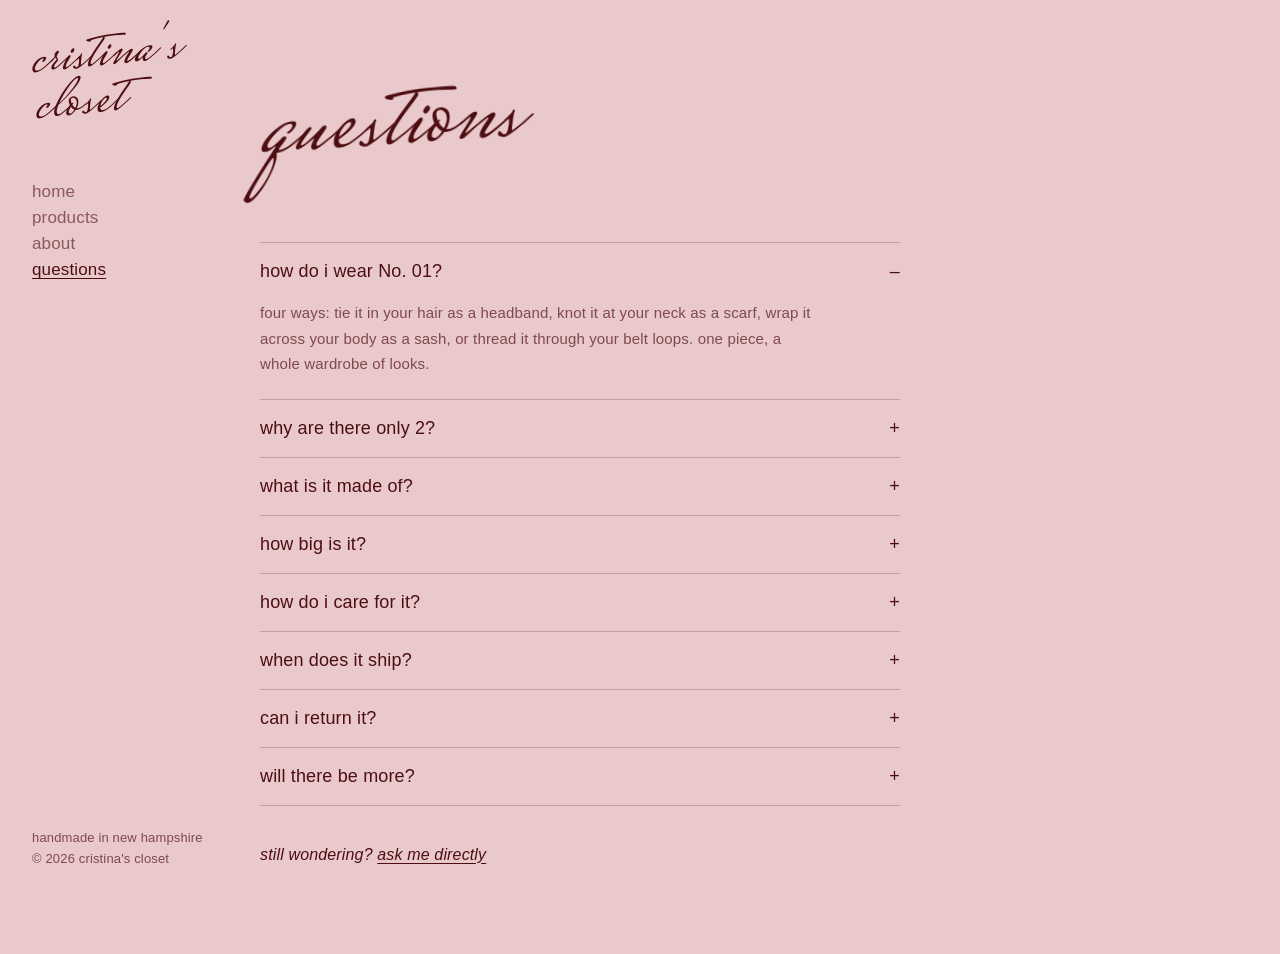
<file: questions.html>
<!doctype html>
<html lang="en">
<head>
  <meta charset="utf-8">
  <meta name="viewport" content="width=device-width, initial-scale=1">
  <title>questions — cristina's closet</title>
  <link rel="preconnect" href="https://fonts.googleapis.com">
  <link rel="preconnect" href="https://fonts.gstatic.com" crossorigin>
  <link href="https://fonts.googleapis.com/css2?family=Mrs+Saint+Delafield&display=swap" rel="stylesheet">
  <link rel="stylesheet" href="styles.css">
</head>
<body>
  <div class="page">
    <aside class="side" id="side"></aside>

    <main class="prose">
      <h1 class="script">questions</h1>
      <div class="faq" id="faq"></div>
      <p class="ask">still wondering? <a class="u" id="askLink" href="#">ask me directly</a></p>
    </main>
  </div>

  <script src="site.js"></script>
  <script>
    renderSide("questions");
    const Q = [
      ["how do i wear No. 01?",
       "four ways: tie it in your hair as a headband, knot it at your neck as a scarf, wrap it across your body as a sash, or thread it through your belt loops. one piece, a whole wardrobe of looks."],
      ["why are there only 2?",
       "every piece is cut and sewn by hand at home, and the silk is sourced locally in small amounts. i'd rather make two perfect pieces than rush twenty. when they're gone, No. 01 is retired for good."],
      ["what is it made of?",
       "100% silk, sourced locally in new hampshire. <span class='todo'>add the silk type and weight, e.g. 19 momme charmeuse</span>"],
      ["how big is it?",
       "<span class='todo'>add length × width, and which ways it fits best</span>"],
      ["how do i care for it?",
       "<span class='todo'>add care instructions, e.g. hand wash cold, lay flat to dry, cool iron</span>"],
      ["when does it ship?",
       "<span class='todo'>add how long it takes to ship and where you ship to</span>"],
      ["can i return it?",
       "<span class='todo'>add your return policy</span>"],
      ["will there be more?",
       "yes, but never more of No. 01. No. 02 is in the works for 2027. follow along on instagram to hear first."],
    ];
    document.getElementById("faq").innerHTML = Q.map(([q, a], i) =>
      `<details ${i === 0 ? "open" : ""}><summary>${q}</summary><p>${a}</p></details>`).join("");
    document.getElementById("askLink").href = SITE.email ? `mailto:${SITE.email}` : SITE.instagram;
  </script>
</body>
</html>
</file>
<file: styles.css>
:root {
  --bg: #E9C9CB;                          /* muted baby pink */
  --ink: #4D0E12;                         /* oxblood */
  --ink-soft: rgba(77, 14, 18, 0.68);
  --line: rgba(77, 14, 18, 0.22);
  --script: "Mrs Saint Delafield", cursive;
}

* { box-sizing: border-box; margin: 0; padding: 0; }

html, body {
  min-height: 100%;
  background: var(--bg);
  color: var(--ink);
  font-family: Arial, Helvetica, sans-serif;
  font-size: 15px;
  letter-spacing: 0.01em;
  -webkit-font-smoothing: antialiased;
}

a { color: inherit; text-decoration: none; transition: opacity .2s; }
a:hover { opacity: 0.65; }
.u { text-decoration: underline; text-underline-offset: 3px; }
::selection { background: var(--ink); color: var(--bg); }

/* things cristina still needs to fill in */
.todo { background: rgba(77, 14, 18, 0.08); outline: 1px dashed var(--ink-soft); padding: 0 4px; font-style: italic; }

.photo { position: relative; overflow: hidden; }
.photo img { position: absolute; inset: 0; width: 100%; height: 100%; object-fit: cover; display: block; }

/* ═════════════ LANDING ═════════════ */
.landing { position: fixed; inset: 0; overflow: hidden; }
.collage { position: absolute; inset: 0; }
.tile {
  position: absolute;
  filter: blur(14px);
  opacity: 0.9;
  transition: filter .6s ease, opacity .6s ease;
  animation: drift var(--dur, 14s) ease-in-out infinite alternate;
  animation-delay: var(--delay, 0s);
}
.tile .photo { width: 100%; height: 100%; }
.tile:hover { filter: blur(0); opacity: 1; z-index: 5; }
.tile .tag {
  position: absolute; left: 0; top: calc(100% + 8px);
  font-size: 13px; font-style: italic; white-space: nowrap;
  opacity: 0; transition: opacity .4s;
}
.tile:hover .tag { opacity: 1; }
@keyframes drift { to { transform: translate(var(--dx, 6px), var(--dy, -10px)); } }

.corner { position: absolute; top: 22px; font-size: 19px; z-index: 10; }
.corner.tl { left: 20px; }
.corner.tc { left: 50%; transform: translateX(-50%); }
.corner.tr { right: 22px; }

.logo {
  position: absolute; left: 50%; top: 48%;
  transform: translate(-50%, -50%) rotate(-6deg);
  font-family: var(--script); font-weight: 400;
  font-size: clamp(110px, 16vw, 260px);
  line-height: 0.62; text-align: center; white-space: nowrap;
  pointer-events: none; z-index: 10;
  text-shadow: 0 0 40px rgba(233, 201, 203, 0.8);
}
.logo span { display: block; }
.logo span + span { margin-left: 0.9em; }

.list { position: absolute; left: 32px; bottom: 32px; z-index: 10; font-size: 19px; line-height: 1.6; }
.info { position: absolute; right: 54px; bottom: 34px; z-index: 10; font-size: 19px; line-height: 1.5; text-align: right; }
.fine {
  position: absolute; left: 50%; bottom: 30px; transform: translateX(-50%);
  font-size: 14px; line-height: 1.6; text-align: center; z-index: 10; white-space: nowrap;
  color: var(--ink-soft);
}

/* ═════════════ INNER PAGES ═════════════ */
.page { display: flex; min-height: 100vh; }

.side {
  flex: 0 0 240px;
  position: sticky; top: 0; height: 100vh;
  display: flex; flex-direction: column;
  padding: 26px 32px 30px;
}
.side .mark {
  font-family: var(--script); font-size: 64px; line-height: 0.72;
  display: inline-block; transform: rotate(-6deg); transform-origin: left;
  margin: 14px 0 50px;
}
.side nav { display: flex; flex-direction: column; gap: 6px; font-size: 17px; }
.side nav a { opacity: 0.6; }
.side nav a.on { opacity: 1; text-decoration: underline; text-underline-offset: 3px; }
.side .spacer { flex: 1; }
.side .foot { font-size: 13px; color: var(--ink-soft); line-height: 1.6; }

/* ── products ── */
.product { flex: 1; display: flex; height: 100vh; min-width: 0; }

.buy {
  flex: 0 0 320px; padding: 120px 30px 40px 10px;
  overflow-y: auto; scrollbar-width: none;
}
.pname { font-family: var(--script); font-weight: 400; font-size: 96px; line-height: 0.8; margin-bottom: 18px; }
.pline { font-size: 17px; font-style: italic; line-height: 1.5; }
.price { font-size: 22px; margin: 22px 0 10px; }
.edition { display: flex; align-items: center; gap: 10px; font-size: 15px; }
.dots { display: flex; gap: 5px; }
.dot { width: 9px; height: 9px; border-radius: 50%; background: var(--ink); }
.dot.gone { background: transparent; border: 1px solid var(--ink-soft); }
.claim {
  display: block; text-align: center; margin: 26px 0 14px;
  padding: 15px 0; border: 1px solid var(--ink);
  font-size: 15px; letter-spacing: 0.08em;
  transition: background .25s, color .25s;
}
.claim:hover { background: var(--ink); color: var(--bg); opacity: 1; }
.claim.off { border-color: var(--ink-soft); color: var(--ink-soft); }
.note { font-size: 13px; line-height: 1.6; color: var(--ink-soft); }
.details { margin-top: 30px; border-top: 1px solid var(--line); font-size: 14px; line-height: 1.5; }
.details dt { padding-top: 12px; color: var(--ink-soft); }
.details dd { padding-bottom: 12px; border-bottom: 1px solid var(--line); }

.rail {
  flex: 1; min-width: 0;
  display: flex; align-items: center; gap: 40px;
  overflow-x: auto; overflow-y: hidden;
  padding: 0 100px 0 40px;
  scrollbar-width: none;
}
.rail::-webkit-scrollbar { display: none; }
.item { flex: 0 0 auto; width: clamp(240px, 24vw, 440px); animation: rise .7s ease both; }
.item .photo { aspect-ratio: 2 / 3; }
.item figcaption { margin-top: 16px; font-size: 17px; line-height: 1.6; }
.item .name { font-style: italic; }
.item .num { font-size: 13px; color: var(--ink-soft); }
.item.next .photo { filter: blur(10px); }
@keyframes rise { from { opacity: 0; transform: translateY(14px); } to { opacity: 1; transform: none; } }

/* ── about + questions ── */
.prose { flex: 1; max-width: 1000px; padding: 90px 60px 90px 20px; }
.script { font-family: var(--script); font-weight: 400; font-size: clamp(80px, 9vw, 140px); line-height: 0.8; transform: rotate(-4deg); transform-origin: left; margin-bottom: 60px; }

.cols { display: grid; grid-template-columns: minmax(200px, 340px) 1fr; gap: 50px; align-items: start; }
.portrait { aspect-ratio: 3 / 4; }
.text p { font-size: 18px; line-height: 1.65; margin-bottom: 20px; max-width: 520px; }
.sign { font-style: italic; }

.pillars { list-style: none; display: grid; grid-template-columns: repeat(4, 1fr); gap: 24px; margin-top: 80px; border-top: 1px solid var(--line); padding-top: 24px; font-size: 16px; line-height: 1.5; }
.pillars .n { display: block; font-size: 13px; color: var(--ink-soft); margin-bottom: 8px; }
.pillars .sub { font-size: 13px; color: var(--ink-soft); font-style: italic; }

.faq { max-width: 640px; border-top: 1px solid var(--line); }
.faq details { border-bottom: 1px solid var(--line); }
.faq summary { list-style: none; cursor: pointer; padding: 18px 0; font-size: 18px; display: flex; justify-content: space-between; }
.faq summary::-webkit-details-marker { display: none; }
.faq summary::after { content: "+"; }
.faq details[open] summary::after { content: "–"; }
.faq details p { padding: 0 0 22px; font-size: 15px; line-height: 1.7; color: var(--ink-soft); max-width: 560px; }
.ask { margin-top: 40px; font-size: 16px; font-style: italic; }

/* ═════════════ TABLET / PHONE ═════════════ */
@media (max-width: 900px) {
  .page { flex-direction: column; }
  .side { position: static; height: auto; flex: none; padding: 18px 16px 0; }
  .side .mark { font-size: 52px; margin: 8px 0 20px; }
  .side nav { flex-direction: row; flex-wrap: wrap; gap: 4px 18px; font-size: 15px; }
  .side .spacer, .side .foot { display: none; }

  .product { flex-direction: column; height: auto; }
  .buy { flex: none; padding: 30px 16px 10px; overflow: visible; }
  .pname { font-size: 80px; }
  .rail { overflow-x: auto; padding: 20px 16px 50px; gap: 16px; align-items: flex-start; scroll-snap-type: x mandatory; }
  .item { width: 78vw; scroll-snap-align: start; }

  .prose { padding: 40px 16px 60px; }
  .script { margin-bottom: 36px; }
  .cols { grid-template-columns: 1fr; gap: 28px; }
  .text p { font-size: 16px; }
  .pillars { grid-template-columns: 1fr 1fr; margin-top: 50px; }
}

@media (max-width: 720px) {
  .corner { font-size: 14px; }
  .corner.tl { left: 16px; } .corner.tr { right: 16px; }
  .logo { top: 40%; }
  .list { left: 16px; bottom: 90px; font-size: 15px; }
  .info { right: 16px; bottom: 90px; font-size: 15px; }
  .fine { bottom: 20px; font-size: 11px; white-space: normal; width: calc(100% - 32px); }
}

@media (prefers-reduced-motion: reduce) { .tile, .item { animation: none; } }
</file>
